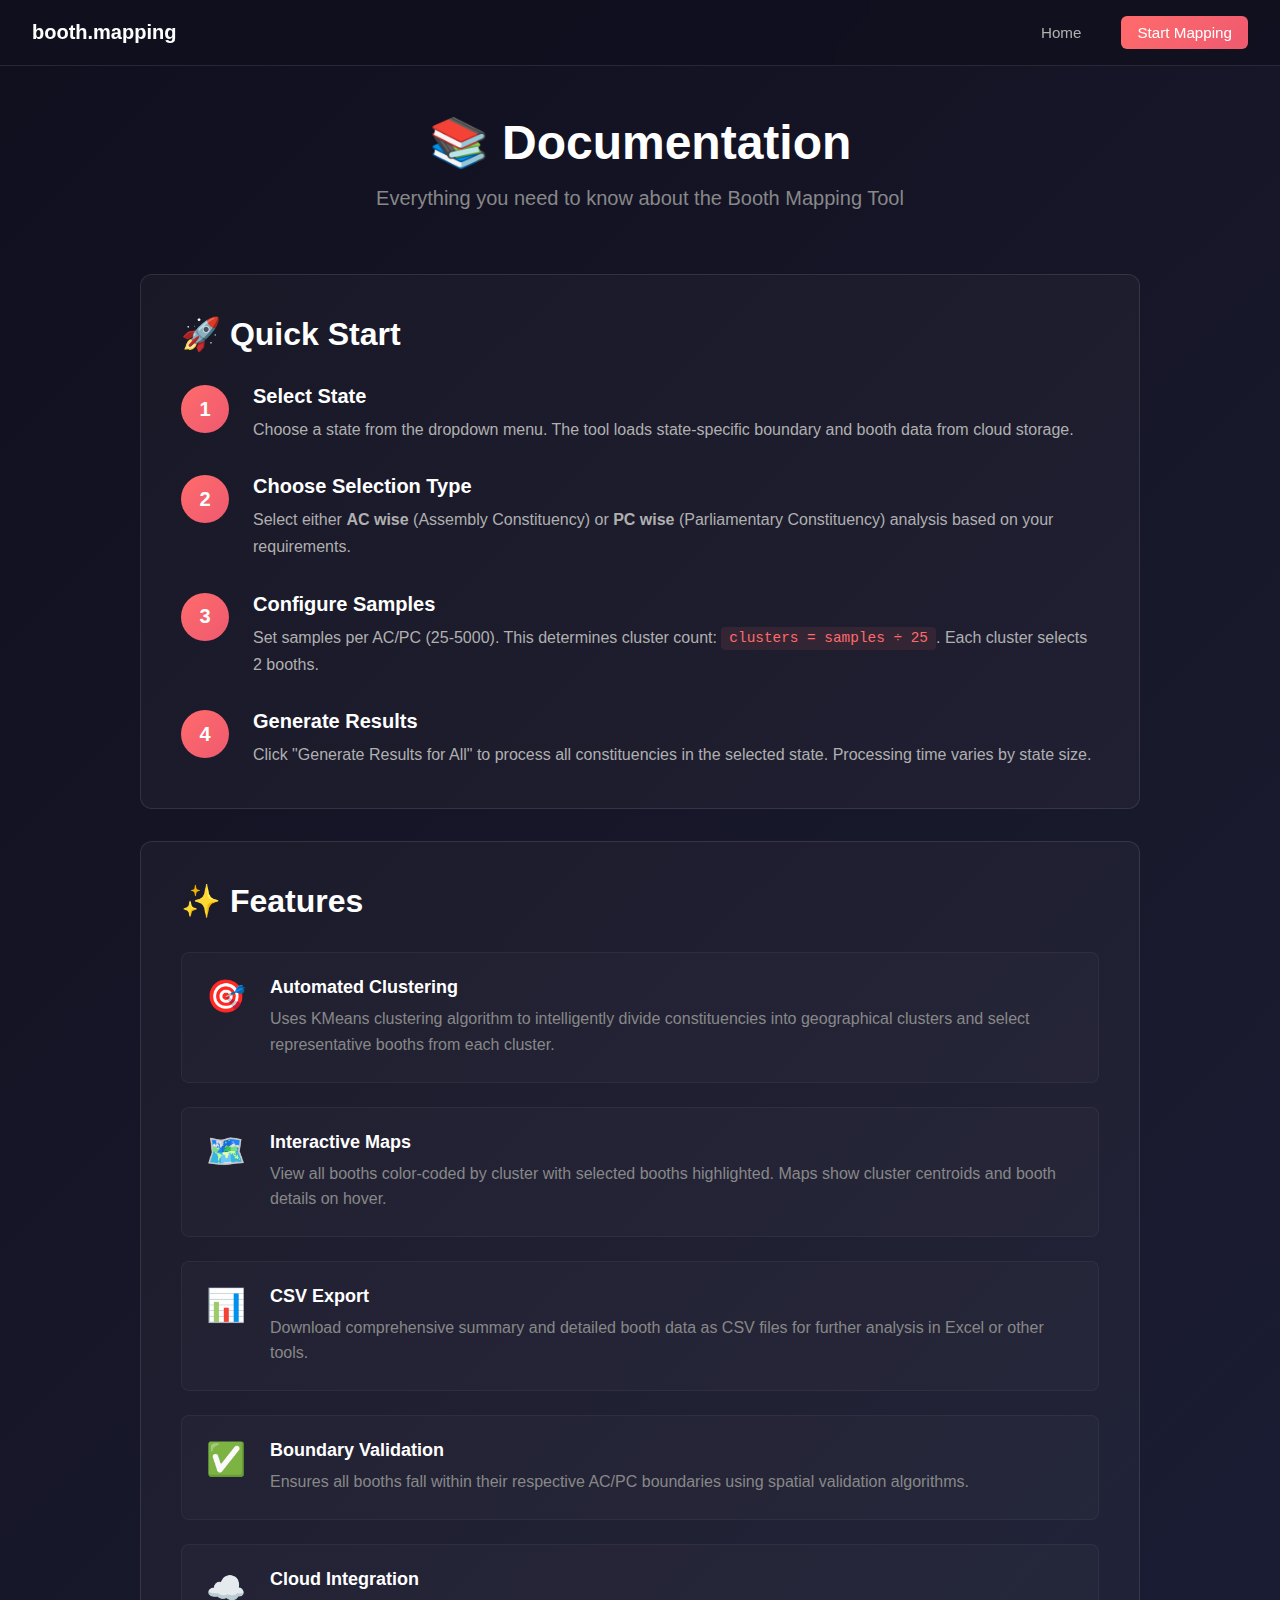
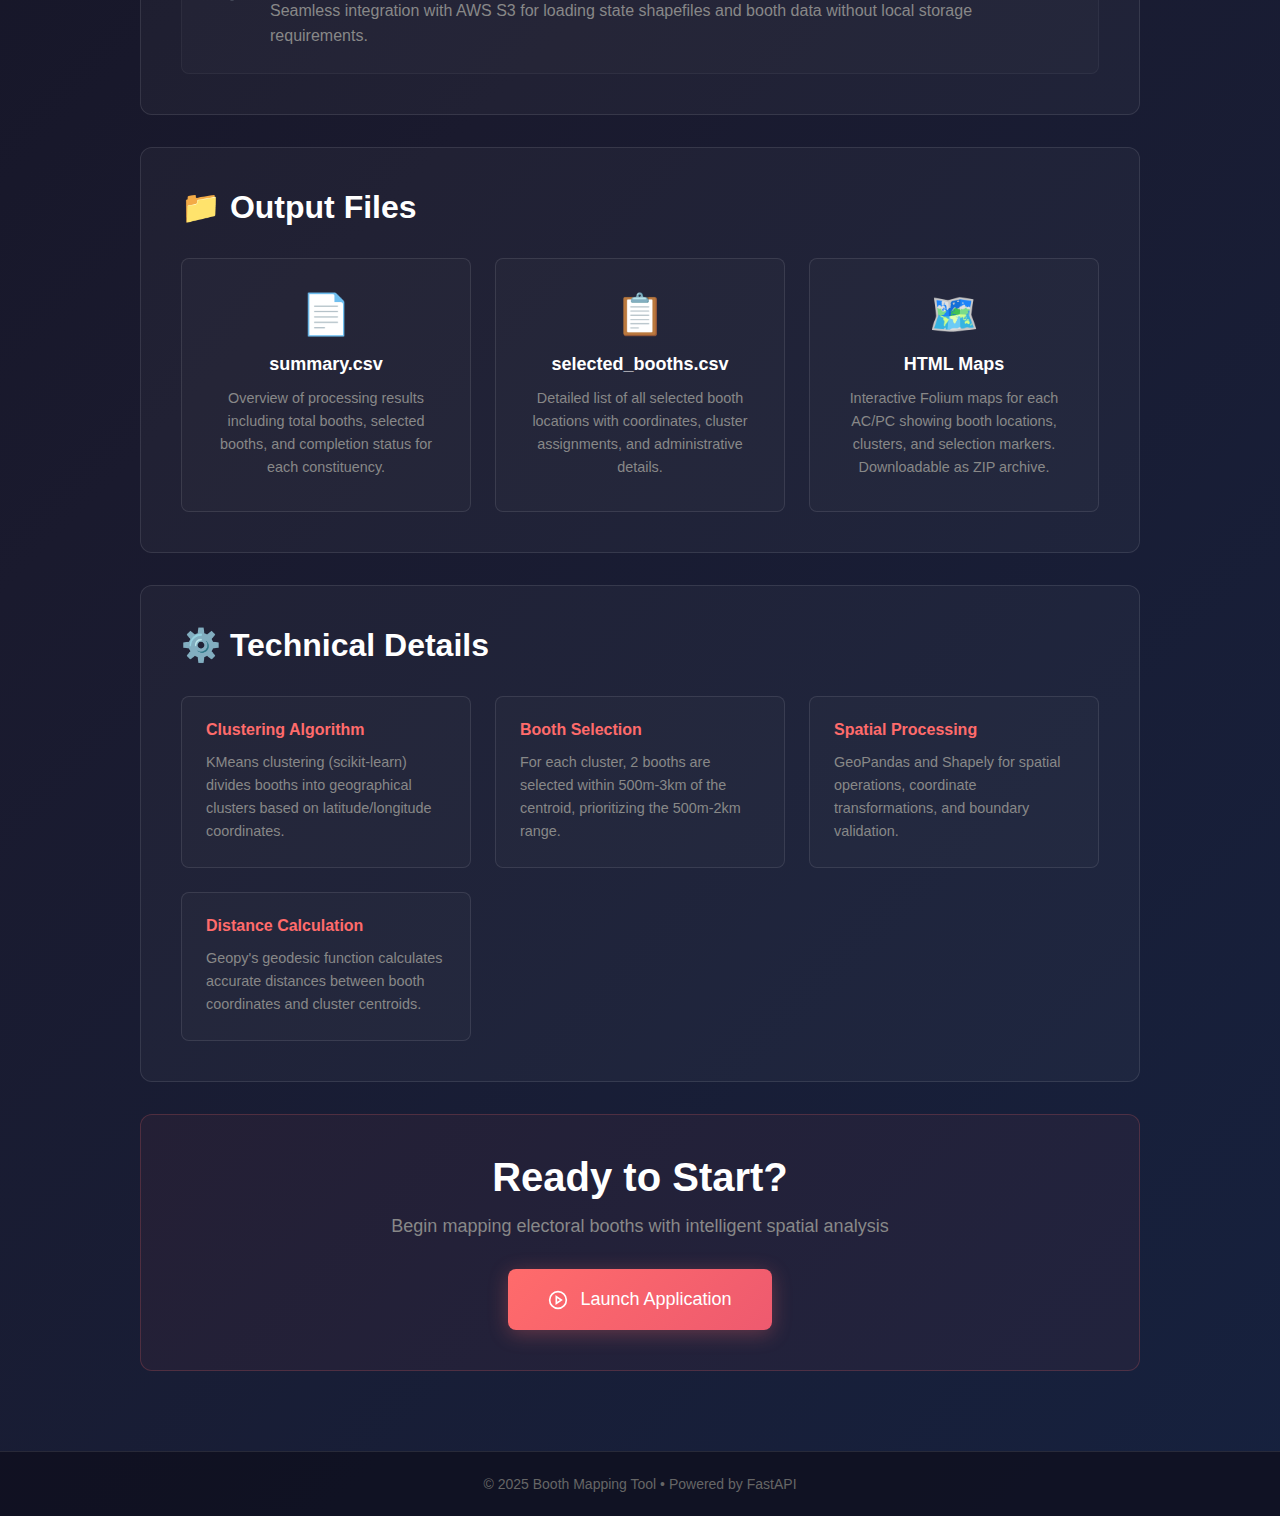
<file: templates/instructions.html>
<!DOCTYPE html>
<html lang="en">
<head>
    <meta charset="UTF-8">
    <meta name="viewport" content="width=device-width, initial-scale=1.0">
    <title>Instructions - Booth Mapping Tool</title>
    <link rel="stylesheet" href="/static/css/instructions.css">
</head>
<body>
    <div class="instructions-container">
        <nav class="navbar">
            <div class="nav-content">
                <a href="/" class="logo">booth.mapping</a>
                <div class="nav-links">
                    <a href="/" class="nav-link">Home</a>
                    <a href="/app" class="nav-link btn-nav-primary">Start Mapping</a>
                </div>
            </div>
        </nav>

        <main class="instructions-main">
            <div class="content-wrapper">
                <header class="page-header">
                    <h1>📚 Documentation</h1>
                    <p class="subtitle">Everything you need to know about the Booth Mapping Tool</p>
                </header>

                <section class="doc-section">
                    <h2>🚀 Quick Start</h2>
                    <div class="steps">
                        <div class="step">
                            <div class="step-number">1</div>
                            <div class="step-content">
                                <h3>Select State</h3>
                                <p>Choose a state from the dropdown menu. The tool loads state-specific boundary and booth data from cloud storage.</p>
                            </div>
                        </div>
                        <div class="step">
                            <div class="step-number">2</div>
                            <div class="step-content">
                                <h3>Choose Selection Type</h3>
                                <p>Select either <strong>AC wise</strong> (Assembly Constituency) or <strong>PC wise</strong> (Parliamentary Constituency) analysis based on your requirements.</p>
                            </div>
                        </div>
                        <div class="step">
                            <div class="step-number">3</div>
                            <div class="step-content">
                                <h3>Configure Samples</h3>
                                <p>Set samples per AC/PC (25-5000). This determines cluster count: <code>clusters = samples ÷ 25</code>. Each cluster selects 2 booths.</p>
                            </div>
                        </div>
                        <div class="step">
                            <div class="step-number">4</div>
                            <div class="step-content">
                                <h3>Generate Results</h3>
                                <p>Click "Generate Results for All" to process all constituencies in the selected state. Processing time varies by state size.</p>
                            </div>
                        </div>
                    </div>
                </section>

                <section class="doc-section">
                    <h2>✨ Features</h2>
                    <div class="features-list">
                        <div class="feature-item">
                            <div class="feature-icon">🎯</div>
                            <div>
                                <h3>Automated Clustering</h3>
                                <p>Uses KMeans clustering algorithm to intelligently divide constituencies into geographical clusters and select representative booths from each cluster.</p>
                            </div>
                        </div>
                        <div class="feature-item">
                            <div class="feature-icon">🗺️</div>
                            <div>
                                <h3>Interactive Maps</h3>
                                <p>View all booths color-coded by cluster with selected booths highlighted. Maps show cluster centroids and booth details on hover.</p>
                            </div>
                        </div>
                        <div class="feature-item">
                            <div class="feature-icon">📊</div>
                            <div>
                                <h3>CSV Export</h3>
                                <p>Download comprehensive summary and detailed booth data as CSV files for further analysis in Excel or other tools.</p>
                            </div>
                        </div>
                        <div class="feature-item">
                            <div class="feature-icon">✅</div>
                            <div>
                                <h3>Boundary Validation</h3>
                                <p>Ensures all booths fall within their respective AC/PC boundaries using spatial validation algorithms.</p>
                            </div>
                        </div>
                        <div class="feature-item">
                            <div class="feature-icon">☁️</div>
                            <div>
                                <h3>Cloud Integration</h3>
                                <p>Seamless integration with AWS S3 for loading state shapefiles and booth data without local storage requirements.</p>
                            </div>
                        </div>
                    </div>
                </section>

                <section class="doc-section">
                    <h2>📁 Output Files</h2>
                    <div class="output-files">
                        <div class="file-card">
                            <div class="file-icon">📄</div>
                            <h3>summary.csv</h3>
                            <p>Overview of processing results including total booths, selected booths, and completion status for each constituency.</p>
                        </div>
                        <div class="file-card">
                            <div class="file-icon">📋</div>
                            <h3>selected_booths.csv</h3>
                            <p>Detailed list of all selected booth locations with coordinates, cluster assignments, and administrative details.</p>
                        </div>
                        <div class="file-card">
                            <div class="file-icon">🗺️</div>
                            <h3>HTML Maps</h3>
                            <p>Interactive Folium maps for each AC/PC showing booth locations, clusters, and selection markers. Downloadable as ZIP archive.</p>
                        </div>
                    </div>
                </section>

                <section class="doc-section">
                    <h2>⚙️ Technical Details</h2>
                    <div class="tech-details">
                        <div class="tech-card">
                            <h3>Clustering Algorithm</h3>
                            <p>KMeans clustering (scikit-learn) divides booths into geographical clusters based on latitude/longitude coordinates.</p>
                        </div>
                        <div class="tech-card">
                            <h3>Booth Selection</h3>
                            <p>For each cluster, 2 booths are selected within 500m-3km of the centroid, prioritizing the 500m-2km range.</p>
                        </div>
                        <div class="tech-card">
                            <h3>Spatial Processing</h3>
                            <p>GeoPandas and Shapely for spatial operations, coordinate transformations, and boundary validation.</p>
                        </div>
                        <div class="tech-card">
                            <h3>Distance Calculation</h3>
                            <p>Geopy's geodesic function calculates accurate distances between booth coordinates and cluster centroids.</p>
                        </div>
                    </div>
                </section>

                <section class="doc-section cta-section">
                    <h2>Ready to Start?</h2>
                    <p>Begin mapping electoral booths with intelligent spatial analysis</p>
                    <a href="/app" class="btn btn-primary-large">
                        <svg width="20" height="20" viewBox="0 0 24 24" fill="none" stroke="currentColor" stroke-width="2">
                            <circle cx="12" cy="12" r="10"/>
                            <polygon points="10 8 16 12 10 16 10 8"/>
                        </svg>
                        Launch Application
                    </a>
                </section>
            </div>
        </main>

        <footer class="footer">
            <p>© 2025 Booth Mapping Tool • Powered by FastAPI</p>
        </footer>
    </div>
</body>
</html>
</file>
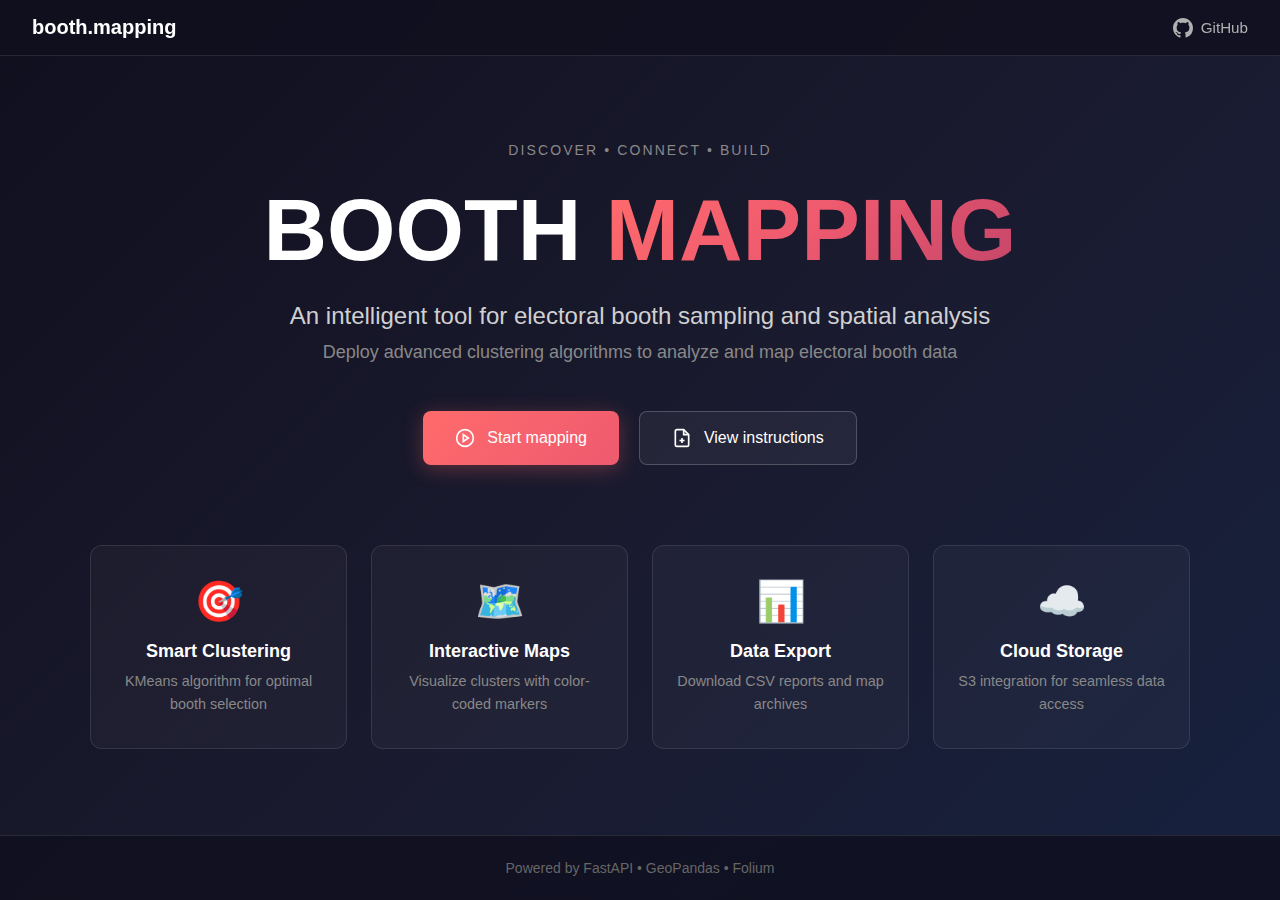
<file: templates/landing.html>
<!DOCTYPE html>
<html lang="en">
<head>
    <meta charset="UTF-8">
    <meta name="viewport" content="width=device-width, initial-scale=1.0">
    <title>Booth Mapping Tool</title>
    <link rel="stylesheet" href="/static/css/landing.css">
</head>
<body>
    <div class="landing-container">
        <nav class="navbar">
            <div class="nav-content">
                <div class="logo">booth.mapping</div>
                <div class="nav-links">
                    <a href="https://github.com/arush3218/booth-mapping" target="_blank" class="nav-link">
                        <svg width="20" height="20" viewBox="0 0 16 16" fill="currentColor">
                            <path d="M8 0C3.58 0 0 3.58 0 8c0 3.54 2.29 6.53 5.47 7.59.4.07.55-.17.55-.38 0-.19-.01-.82-.01-1.49-2.01.37-2.53-.49-2.69-.94-.09-.23-.48-.94-.82-1.13-.28-.15-.68-.52-.01-.53.63-.01 1.08.58 1.23.82.72 1.21 1.87.87 2.33.66.07-.52.28-.87.51-1.07-1.78-.2-3.64-.89-3.64-3.95 0-.87.31-1.59.82-2.15-.08-.2-.36-1.02.08-2.12 0 0 .67-.21 2.2.82.64-.18 1.32-.27 2-.27.68 0 1.36.09 2 .27 1.53-1.04 2.2-.82 2.2-.82.44 1.1.16 1.92.08 2.12.51.56.82 1.27.82 2.15 0 3.07-1.87 3.75-3.65 3.95.29.25.54.73.54 1.48 0 1.07-.01 1.93-.01 2.2 0 .21.15.46.55.38A8.013 8.013 0 0016 8c0-4.42-3.58-8-8-8z"/>
                        </svg>
                        GitHub
                    </a>
                </div>
            </div>
        </nav>

        <main class="hero">
            <div class="hero-content">
                <p class="hero-subtitle">DISCOVER • CONNECT • BUILD</p>
                <h1 class="hero-title">
                    BOOTH <span class="highlight">MAPPING</span>
                </h1>
                <p class="hero-description">
                    An intelligent tool for electoral booth sampling and spatial analysis
                </p>
                <p class="hero-subdesc">
                    Deploy advanced clustering algorithms to analyze and map electoral booth data
                </p>
                
                <div class="cta-buttons">
                    <a href="/app" class="btn btn-primary">
                        <svg width="20" height="20" viewBox="0 0 24 24" fill="none" stroke="currentColor" stroke-width="2">
                            <circle cx="12" cy="12" r="10"/>
                            <polygon points="10 8 16 12 10 16 10 8"/>
                        </svg>
                        Start mapping
                    </a>
                    <a href="/instructions" class="btn btn-secondary">
                        <svg width="20" height="20" viewBox="0 0 24 24" fill="none" stroke="currentColor" stroke-width="2">
                            <path d="M14 2H6a2 2 0 0 0-2 2v16a2 2 0 0 0 2 2h12a2 2 0 0 0 2-2V8z"/>
                            <polyline points="14 2 14 8 20 8"/>
                            <line x1="12" y1="18" x2="12" y2="12"/>
                            <line x1="9" y1="15" x2="15" y2="15"/>
                        </svg>
                        View instructions
                    </a>
                </div>

                <div class="features-grid">
                    <div class="feature-card">
                        <div class="feature-icon">🎯</div>
                        <h3>Smart Clustering</h3>
                        <p>KMeans algorithm for optimal booth selection</p>
                    </div>
                    <div class="feature-card">
                        <div class="feature-icon">🗺️</div>
                        <h3>Interactive Maps</h3>
                        <p>Visualize clusters with color-coded markers</p>
                    </div>
                    <div class="feature-card">
                        <div class="feature-icon">📊</div>
                        <h3>Data Export</h3>
                        <p>Download CSV reports and map archives</p>
                    </div>
                    <div class="feature-card">
                        <div class="feature-icon">☁️</div>
                        <h3>Cloud Storage</h3>
                        <p>S3 integration for seamless data access</p>
                    </div>
                </div>
            </div>
        </main>

        <footer class="footer">
            <p>Powered by FastAPI • GeoPandas • Folium</p>
        </footer>
    </div>
</body>
</html>
</file>
<file: static/css/instructions.css>
* {
    margin: 0;
    padding: 0;
    box-sizing: border-box;
}

body {
    font-family: -apple-system, BlinkMacSystemFont, 'Segoe UI', Roboto, 'Helvetica Neue', Arial, sans-serif;
    background: linear-gradient(135deg, #0f0f1e 0%, #1a1a2e 50%, #16213e 100%);
    min-height: 100vh;
    color: #e0e0e0;
}

.instructions-container {
    min-height: 100vh;
    display: flex;
    flex-direction: column;
}

/* Navbar */
.navbar {
    background: rgba(15, 15, 30, 0.8);
    backdrop-filter: blur(10px);
    border-bottom: 1px solid rgba(255, 255, 255, 0.1);
    position: sticky;
    top: 0;
    z-index: 100;
}

.nav-content {
    max-width: 1400px;
    margin: 0 auto;
    padding: 1rem 2rem;
    display: flex;
    justify-content: space-between;
    align-items: center;
}

.logo {
    font-size: 1.25rem;
    font-weight: 600;
    color: #fff;
    text-decoration: none;
}

.nav-links {
    display: flex;
    gap: 1.5rem;
    align-items: center;
}

.nav-link {
    color: #b0b0b0;
    text-decoration: none;
    font-size: 0.95rem;
    transition: color 0.3s;
    padding: 0.5rem 1rem;
    border-radius: 6px;
}

.nav-link:hover {
    color: #fff;
    background: rgba(255, 255, 255, 0.05);
}

.btn-nav-primary {
    background: linear-gradient(135deg, #ff6b6b 0%, #ee5a6f 100%);
    color: #fff !important;
}

.btn-nav-primary:hover {
    background: linear-gradient(135deg, #ee5a6f 0%, #ff6b6b 100%);
}

/* Main Content */
.instructions-main {
    flex: 1;
    padding: 3rem 2rem;
}

.content-wrapper {
    max-width: 1000px;
    margin: 0 auto;
}

.page-header {
    text-align: center;
    margin-bottom: 4rem;
}

.page-header h1 {
    font-size: 3rem;
    margin-bottom: 1rem;
    color: #fff;
}

.subtitle {
    font-size: 1.25rem;
    color: #888;
}

/* Documentation Sections */
.doc-section {
    background: rgba(255, 255, 255, 0.03);
    border: 1px solid rgba(255, 255, 255, 0.1);
    border-radius: 12px;
    padding: 2.5rem;
    margin-bottom: 2rem;
}

.doc-section h2 {
    font-size: 2rem;
    margin-bottom: 2rem;
    color: #fff;
}

/* Steps */
.steps {
    display: flex;
    flex-direction: column;
    gap: 2rem;
}

.step {
    display: flex;
    gap: 1.5rem;
    align-items: flex-start;
}

.step-number {
    background: linear-gradient(135deg, #ff6b6b 0%, #ee5a6f 100%);
    color: #fff;
    width: 48px;
    height: 48px;
    border-radius: 50%;
    display: flex;
    align-items: center;
    justify-content: center;
    font-weight: 700;
    font-size: 1.25rem;
    flex-shrink: 0;
}

.step-content h3 {
    font-size: 1.25rem;
    margin-bottom: 0.5rem;
    color: #fff;
}

.step-content p {
    color: #b0b0b0;
    line-height: 1.7;
}

.step-content code {
    background: rgba(255, 107, 107, 0.1);
    color: #ff6b6b;
    padding: 0.2rem 0.5rem;
    border-radius: 4px;
    font-family: 'Courier New', monospace;
    font-size: 0.9rem;
}

/* Features List */
.features-list {
    display: flex;
    flex-direction: column;
    gap: 1.5rem;
}

.feature-item {
    display: flex;
    gap: 1.5rem;
    align-items: flex-start;
    padding: 1.5rem;
    background: rgba(255, 255, 255, 0.02);
    border-radius: 8px;
    border: 1px solid rgba(255, 255, 255, 0.05);
}

.feature-icon {
    font-size: 2rem;
    flex-shrink: 0;
}

.feature-item h3 {
    font-size: 1.125rem;
    margin-bottom: 0.5rem;
    color: #fff;
}

.feature-item p {
    color: #888;
    line-height: 1.6;
}

/* Output Files */
.output-files {
    display: grid;
    grid-template-columns: repeat(auto-fit, minmax(280px, 1fr));
    gap: 1.5rem;
}

.file-card {
    background: rgba(255, 255, 255, 0.02);
    border: 1px solid rgba(255, 255, 255, 0.1);
    border-radius: 8px;
    padding: 2rem 1.5rem;
    text-align: center;
    transition: all 0.3s;
}

.file-card:hover {
    background: rgba(255, 255, 255, 0.05);
    border-color: rgba(255, 107, 107, 0.3);
    transform: translateY(-4px);
}

.file-icon {
    font-size: 2.5rem;
    margin-bottom: 1rem;
}

.file-card h3 {
    font-size: 1.125rem;
    margin-bottom: 0.75rem;
    color: #fff;
}

.file-card p {
    color: #888;
    line-height: 1.6;
    font-size: 0.9rem;
}

/* Tech Details */
.tech-details {
    display: grid;
    grid-template-columns: repeat(auto-fit, minmax(240px, 1fr));
    gap: 1.5rem;
}

.tech-card {
    background: rgba(255, 255, 255, 0.02);
    border: 1px solid rgba(255, 255, 255, 0.1);
    border-radius: 8px;
    padding: 1.5rem;
}

.tech-card h3 {
    font-size: 1rem;
    margin-bottom: 0.75rem;
    color: #ff6b6b;
}

.tech-card p {
    color: #888;
    line-height: 1.6;
    font-size: 0.9rem;
}

/* CTA Section */
.cta-section {
    text-align: center;
    background: rgba(255, 107, 107, 0.05);
    border-color: rgba(255, 107, 107, 0.2);
}

.cta-section h2 {
    font-size: 2.5rem;
    margin-bottom: 1rem;
}

.cta-section p {
    font-size: 1.125rem;
    color: #888;
    margin-bottom: 2rem;
}

.btn-primary-large {
    padding: 1.25rem 2.5rem;
    border-radius: 8px;
    font-size: 1.125rem;
    font-weight: 500;
    text-decoration: none;
    display: inline-flex;
    align-items: center;
    gap: 0.75rem;
    background: linear-gradient(135deg, #ff6b6b 0%, #ee5a6f 100%);
    color: #fff;
    box-shadow: 0 4px 20px rgba(255, 107, 107, 0.3);
    transition: all 0.3s;
}

.btn-primary-large:hover {
    transform: translateY(-2px);
    box-shadow: 0 6px 30px rgba(255, 107, 107, 0.4);
}

/* Footer */
.footer {
    background: rgba(15, 15, 30, 0.8);
    border-top: 1px solid rgba(255, 255, 255, 0.1);
    padding: 1.5rem 2rem;
    text-align: center;
    color: #666;
    font-size: 0.875rem;
}

/* Responsive */
@media (max-width: 768px) {
    .page-header h1 {
        font-size: 2rem;
    }

    .doc-section {
        padding: 1.5rem;
    }

    .step {
        flex-direction: column;
    }

    .feature-item {
        flex-direction: column;
        text-align: center;
    }

    .output-files,
    .tech-details {
        grid-template-columns: 1fr;
    }
}
</file>
<file: static/css/landing.css>
* {
    margin: 0;
    padding: 0;
    box-sizing: border-box;
}

body {
    font-family: -apple-system, BlinkMacSystemFont, 'Segoe UI', Roboto, 'Helvetica Neue', Arial, sans-serif;
    background: linear-gradient(135deg, #0f0f1e 0%, #1a1a2e 50%, #16213e 100%);
    min-height: 100vh;
    color: #e0e0e0;
}

.landing-container {
    min-height: 100vh;
    display: flex;
    flex-direction: column;
}

/* Navbar */
.navbar {
    background: rgba(15, 15, 30, 0.8);
    backdrop-filter: blur(10px);
    border-bottom: 1px solid rgba(255, 255, 255, 0.1);
    position: sticky;
    top: 0;
    z-index: 100;
}

.nav-content {
    max-width: 1400px;
    margin: 0 auto;
    padding: 1rem 2rem;
    display: flex;
    justify-content: space-between;
    align-items: center;
}

.logo {
    font-size: 1.25rem;
    font-weight: 600;
    color: #fff;
    text-decoration: none;
}

.nav-links {
    display: flex;
    gap: 1.5rem;
    align-items: center;
}

.nav-link {
    color: #b0b0b0;
    text-decoration: none;
    font-size: 0.95rem;
    display: flex;
    align-items: center;
    gap: 0.5rem;
    transition: color 0.3s;
}

.nav-link:hover {
    color: #fff;
}

/* Hero Section */
.hero {
    flex: 1;
    display: flex;
    align-items: center;
    justify-content: center;
    padding: 4rem 2rem;
}

.hero-content {
    max-width: 1200px;
    text-align: center;
}

.hero-subtitle {
    color: #888;
    font-size: 0.875rem;
    letter-spacing: 0.15em;
    margin-bottom: 1.5rem;
    font-weight: 500;
}

.hero-title {
    font-size: clamp(3rem, 8vw, 5.5rem);
    font-weight: 700;
    margin-bottom: 1.5rem;
    line-height: 1.1;
    color: #fff;
}

.highlight {
    background: linear-gradient(135deg, #ff6b6b 0%, #ee5a6f 50%, #c44569 100%);
    -webkit-background-clip: text;
    -webkit-text-fill-color: transparent;
    background-clip: text;
}

.hero-description {
    font-size: 1.5rem;
    color: #d0d0d0;
    margin-bottom: 0.75rem;
    font-weight: 400;
}

.hero-subdesc {
    font-size: 1.125rem;
    color: #888;
    margin-bottom: 3rem;
}

/* CTA Buttons */
.cta-buttons {
    display: flex;
    gap: 1.25rem;
    justify-content: center;
    margin-bottom: 5rem;
    flex-wrap: wrap;
}

.btn {
    padding: 1rem 2rem;
    border-radius: 8px;
    font-size: 1rem;
    font-weight: 500;
    text-decoration: none;
    display: inline-flex;
    align-items: center;
    gap: 0.75rem;
    transition: all 0.3s;
    border: none;
    cursor: pointer;
}

.btn-primary {
    background: linear-gradient(135deg, #ff6b6b 0%, #ee5a6f 100%);
    color: #fff;
    box-shadow: 0 4px 20px rgba(255, 107, 107, 0.3);
}

.btn-primary:hover {
    transform: translateY(-2px);
    box-shadow: 0 6px 30px rgba(255, 107, 107, 0.4);
}

.btn-secondary {
    background: rgba(255, 255, 255, 0.05);
    color: #fff;
    border: 1px solid rgba(255, 255, 255, 0.2);
}

.btn-secondary:hover {
    background: rgba(255, 255, 255, 0.1);
    transform: translateY(-2px);
}

/* Features Grid */
.features-grid {
    display: grid;
    grid-template-columns: repeat(auto-fit, minmax(250px, 1fr));
    gap: 1.5rem;
    max-width: 1100px;
    margin: 0 auto;
}

.feature-card {
    background: rgba(255, 255, 255, 0.03);
    border: 1px solid rgba(255, 255, 255, 0.1);
    border-radius: 12px;
    padding: 2rem 1.5rem;
    text-align: center;
    transition: all 0.3s;
}

.feature-card:hover {
    background: rgba(255, 255, 255, 0.05);
    border-color: rgba(255, 107, 107, 0.3);
    transform: translateY(-4px);
}

.feature-icon {
    font-size: 2.5rem;
    margin-bottom: 1rem;
}

.feature-card h3 {
    font-size: 1.125rem;
    margin-bottom: 0.5rem;
    color: #fff;
}

.feature-card p {
    font-size: 0.9rem;
    color: #888;
    line-height: 1.6;
}

/* Footer */
.footer {
    background: rgba(15, 15, 30, 0.8);
    border-top: 1px solid rgba(255, 255, 255, 0.1);
    padding: 1.5rem 2rem;
    text-align: center;
    color: #666;
    font-size: 0.875rem;
}

/* Responsive */
@media (max-width: 768px) {
    .hero-title {
        font-size: 2.5rem;
    }

    .cta-buttons {
        flex-direction: column;
        align-items: center;
    }

    .btn {
        width: 100%;
        max-width: 300px;
        justify-content: center;
    }

    .features-grid {
        grid-template-columns: 1fr;
    }
}
</file>
